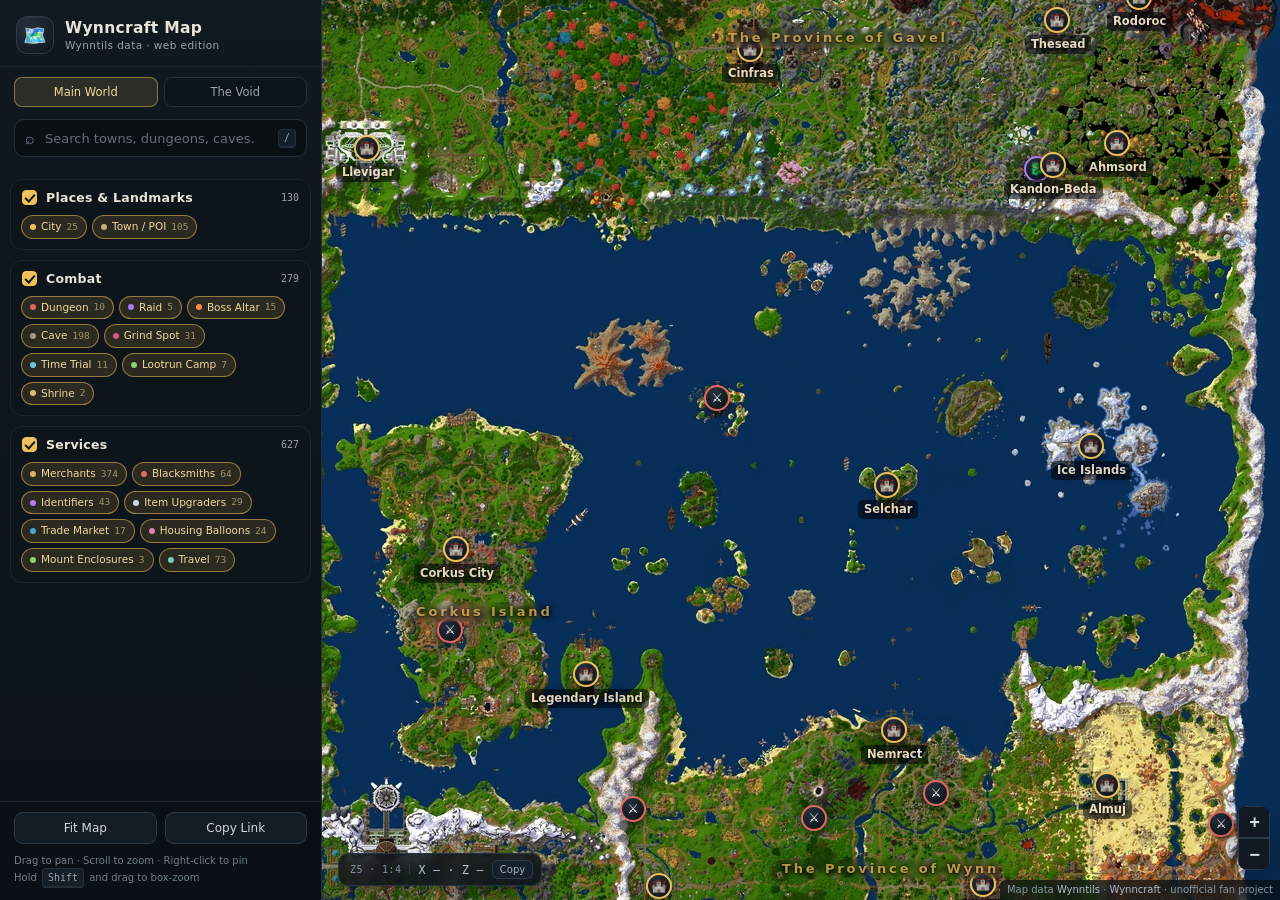
<file: index.html>
<!DOCTYPE html>
<html lang="en">
<head>
<meta charset="utf-8">
<meta name="viewport" content="width=device-width, initial-scale=1, viewport-fit=cover">
<title>Wynncraft Interactive Map · Wynntils web edition</title>
<meta name="description" content="Interactive Wynncraft map built from Wynntils data: towns, dungeons, caves, bosses and services.">
<link rel="icon" href="data:image/svg+xml,<svg xmlns='http://www.w3.org/2000/svg' viewBox='0 0 100 100'><text y='.9em' font-size='90'>🗺️</text></svg>">
<link rel="stylesheet" href="vendor/leaflet/leaflet.css">
<link rel="stylesheet" href="assets/style.css">
</head>
<body>
<div id="app">
  <aside id="sidebar" aria-label="Map controls">
    <div class="side-head">
      <div class="brand">
        <span class="logo">🗺️</span>
        <div>
          <h1>Wynncraft Map</h1>
          <p>Wynntils data · web edition</p>
        </div>
      </div>
      <button id="close-side" class="icon-btn" title="Collapse panel" aria-label="Collapse panel">✕</button>
    </div>

    <nav class="world-tabs">
      <a class="tab on" href="index.html">Main World</a>
      <a class="tab" href="void.html">The Void</a>
    </nav>

    <div class="search-box">
      <span class="search-ico">⌕</span>
      <input id="search" type="search" placeholder="Search towns, dungeons, caves…" autocomplete="off" spellcheck="false">
      <kbd>/</kbd>
      <div id="results" class="results" hidden></div>
    </div>
    <div id="layers" class="layers"></div>

    <div class="side-foot">
      <div class="quick">
        <button id="reset" class="btn">Fit Map</button>
        <button id="share" class="btn">Copy Link</button>
      </div>
      <p class="tips">Drag to pan · Scroll to zoom · Right-click to pin<br>Hold <kbd>Shift</kbd> and drag to box-zoom</p>
    </div>
  </aside>

  <main id="map" aria-label="Wynncraft map"></main>

  <button id="open-side" class="icon-btn floating" aria-label="Open panel" title="Layers &amp; search">☰</button>

  <div id="hud" class="hud">
    <span id="hud-zoom" class="hud-z">Z4</span>
    <span id="hud-pos">X — · Z —</span>
    <button id="copy-pos" class="hud-btn" title="Copy cursor coordinates">Copy</button>
  </div>

  <div id="toast" class="toast" hidden></div>
</div>

<div id="splash" class="splash">
  <div class="splash-inner">
    <div class="splash-map" id="splash-map"></div>
    <h2>Wynncraft Interactive Map</h2>
    <p id="splash-msg">Loading map data…</p>
  </div>
</div>

<script src="vendor/leaflet/leaflet.js"></script>
<script src="assets/app.js"></script>
</body>
</html>
</file>
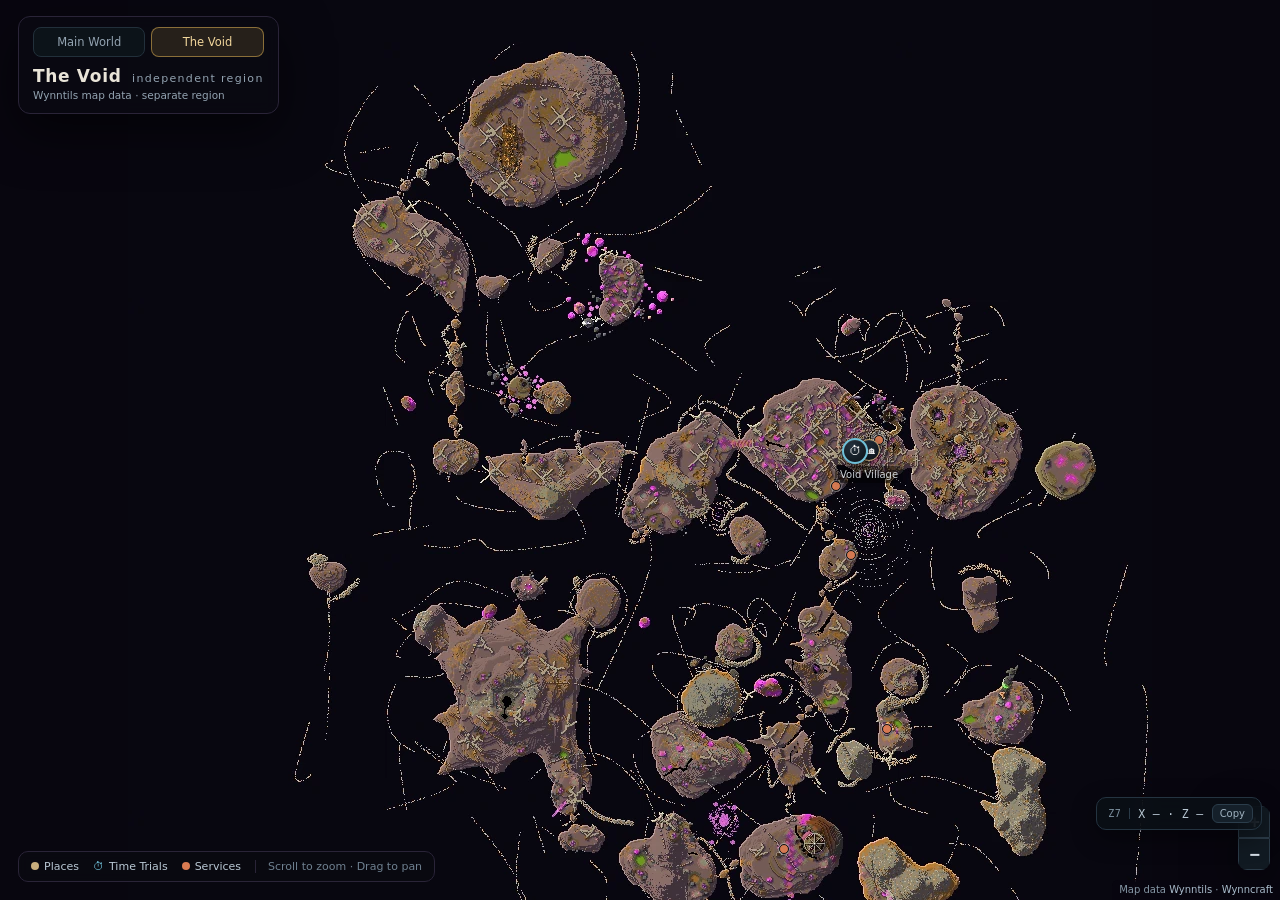
<file: void.html>
<!DOCTYPE html>
<html lang="en">
<head>
<meta charset="utf-8">
<meta name="viewport" content="width=device-width, initial-scale=1, viewport-fit=cover">
<title>The Void · Wynncraft Map</title>
<link rel="icon" href="data:image/svg+xml,<svg xmlns='http://www.w3.org/2000/svg' viewBox='0 0 100 100'><text y='.9em' font-size='90'>🕳️</text></svg>">
<link rel="stylesheet" href="vendor/leaflet/leaflet.css">
<link rel="stylesheet" href="assets/style.css">
</head>
<body class="void-body">
  <div id="vmap"></div>

  <header class="void-head">
    <nav class="world-tabs">
      <a class="tab" href="index.html">Main World</a>
      <a class="tab on" href="void.html">The Void</a>
    </nav>
    <h1>The Void <span>independent region</span></h1>
    <p>Wynntils map data · separate region</p>
  </header>

  <div class="void-legend">
    <div><i class="lg-dot"></i>Places</div>
    <div><i class="lg-pin">⏱</i>Time Trials</div>
    <div><i class="lg-dot" style="background:#d97b52"></i>Services</div>
    <span>Scroll to zoom · Drag to pan</span>
  </div>

  <div class="hud">
    <span id="hud-zoom" class="hud-z">Z7</span>
    <span id="hud-pos">X — · Z —</span>
    <button id="copy-pos" class="hud-btn">Copy</button>
  </div>

<script src="vendor/leaflet/leaflet.js"></script>
<script src="assets/void.js"></script>
</body>
</html>
</file>
<file: vendor/leaflet/leaflet.css>
/* required styles */

.leaflet-pane,
.leaflet-tile,
.leaflet-marker-icon,
.leaflet-marker-shadow,
.leaflet-tile-container,
.leaflet-pane > svg,
.leaflet-pane > canvas,
.leaflet-zoom-box,
.leaflet-image-layer,
.leaflet-layer {
	position: absolute;
	left: 0;
	top: 0;
	}
.leaflet-container {
	overflow: hidden;
	}
.leaflet-tile,
.leaflet-marker-icon,
.leaflet-marker-shadow {
	-webkit-user-select: none;
	   -moz-user-select: none;
	        user-select: none;
	  -webkit-user-drag: none;
	}
/* Prevents IE11 from highlighting tiles in blue */
.leaflet-tile::selection {
	background: transparent;
}
/* Safari renders non-retina tile on retina better with this, but Chrome is worse */
.leaflet-safari .leaflet-tile {
	image-rendering: -webkit-optimize-contrast;
	}
/* hack that prevents hw layers "stretching" when loading new tiles */
.leaflet-safari .leaflet-tile-container {
	width: 1600px;
	height: 1600px;
	-webkit-transform-origin: 0 0;
	}
.leaflet-marker-icon,
.leaflet-marker-shadow {
	display: block;
	}
/* .leaflet-container svg: reset svg max-width decleration shipped in Joomla! (joomla.org) 3.x */
/* .leaflet-container img: map is broken in FF if you have max-width: 100% on tiles */
.leaflet-container .leaflet-overlay-pane svg {
	max-width: none !important;
	max-height: none !important;
	}
.leaflet-container .leaflet-marker-pane img,
.leaflet-container .leaflet-shadow-pane img,
.leaflet-container .leaflet-tile-pane img,
.leaflet-container img.leaflet-image-layer,
.leaflet-container .leaflet-tile {
	max-width: none !important;
	max-height: none !important;
	width: auto;
	padding: 0;
	}

.leaflet-container img.leaflet-tile {
	/* See: https://bugs.chromium.org/p/chromium/issues/detail?id=600120 */
	mix-blend-mode: plus-lighter;
}

.leaflet-container.leaflet-touch-zoom {
	-ms-touch-action: pan-x pan-y;
	touch-action: pan-x pan-y;
	}
.leaflet-container.leaflet-touch-drag {
	-ms-touch-action: pinch-zoom;
	/* Fallback for FF which doesn't support pinch-zoom */
	touch-action: none;
	touch-action: pinch-zoom;
}
.leaflet-container.leaflet-touch-drag.leaflet-touch-zoom {
	-ms-touch-action: none;
	touch-action: none;
}
.leaflet-container {
	-webkit-tap-highlight-color: transparent;
}
.leaflet-container a {
	-webkit-tap-highlight-color: rgba(51, 181, 229, 0.4);
}
.leaflet-tile {
	filter: inherit;
	visibility: hidden;
	}
.leaflet-tile-loaded {
	visibility: inherit;
	}
.leaflet-zoom-box {
	width: 0;
	height: 0;
	-moz-box-sizing: border-box;
	     box-sizing: border-box;
	z-index: 800;
	}
/* workaround for https://bugzilla.mozilla.org/show_bug.cgi?id=888319 */
.leaflet-overlay-pane svg {
	-moz-user-select: none;
	}

.leaflet-pane         { z-index: 400; }

.leaflet-tile-pane    { z-index: 200; }
.leaflet-overlay-pane { z-index: 400; }
.leaflet-shadow-pane  { z-index: 500; }
.leaflet-marker-pane  { z-index: 600; }
.leaflet-tooltip-pane   { z-index: 650; }
.leaflet-popup-pane   { z-index: 700; }

.leaflet-map-pane canvas { z-index: 100; }
.leaflet-map-pane svg    { z-index: 200; }

.leaflet-vml-shape {
	width: 1px;
	height: 1px;
	}
.lvml {
	behavior: url(#default#VML);
	display: inline-block;
	position: absolute;
	}


/* control positioning */

.leaflet-control {
	position: relative;
	z-index: 800;
	pointer-events: visiblePainted; /* IE 9-10 doesn't have auto */
	pointer-events: auto;
	}
.leaflet-top,
.leaflet-bottom {
	position: absolute;
	z-index: 1000;
	pointer-events: none;
	}
.leaflet-top {
	top: 0;
	}
.leaflet-right {
	right: 0;
	}
.leaflet-bottom {
	bottom: 0;
	}
.leaflet-left {
	left: 0;
	}
.leaflet-control {
	float: left;
	clear: both;
	}
.leaflet-right .leaflet-control {
	float: right;
	}
.leaflet-top .leaflet-control {
	margin-top: 10px;
	}
.leaflet-bottom .leaflet-control {
	margin-bottom: 10px;
	}
.leaflet-left .leaflet-control {
	margin-left: 10px;
	}
.leaflet-right .leaflet-control {
	margin-right: 10px;
	}


/* zoom and fade animations */

.leaflet-fade-anim .leaflet-popup {
	opacity: 0;
	-webkit-transition: opacity 0.2s linear;
	   -moz-transition: opacity 0.2s linear;
	        transition: opacity 0.2s linear;
	}
.leaflet-fade-anim .leaflet-map-pane .leaflet-popup {
	opacity: 1;
	}
.leaflet-zoom-animated {
	-webkit-transform-origin: 0 0;
	    -ms-transform-origin: 0 0;
	        transform-origin: 0 0;
	}
svg.leaflet-zoom-animated {
	will-change: transform;
}

.leaflet-zoom-anim .leaflet-zoom-animated {
	-webkit-transition: -webkit-transform 0.25s cubic-bezier(0,0,0.25,1);
	   -moz-transition:    -moz-transform 0.25s cubic-bezier(0,0,0.25,1);
	        transition:         transform 0.25s cubic-bezier(0,0,0.25,1);
	}
.leaflet-zoom-anim .leaflet-tile,
.leaflet-pan-anim .leaflet-tile {
	-webkit-transition: none;
	   -moz-transition: none;
	        transition: none;
	}

.leaflet-zoom-anim .leaflet-zoom-hide {
	visibility: hidden;
	}


/* cursors */

.leaflet-interactive {
	cursor: pointer;
	}
.leaflet-grab {
	cursor: -webkit-grab;
	cursor:    -moz-grab;
	cursor:         grab;
	}
.leaflet-crosshair,
.leaflet-crosshair .leaflet-interactive {
	cursor: crosshair;
	}
.leaflet-popup-pane,
.leaflet-control {
	cursor: auto;
	}
.leaflet-dragging .leaflet-grab,
.leaflet-dragging .leaflet-grab .leaflet-interactive,
.leaflet-dragging .leaflet-marker-draggable {
	cursor: move;
	cursor: -webkit-grabbing;
	cursor:    -moz-grabbing;
	cursor:         grabbing;
	}

/* marker & overlays interactivity */
.leaflet-marker-icon,
.leaflet-marker-shadow,
.leaflet-image-layer,
.leaflet-pane > svg path,
.leaflet-tile-container {
	pointer-events: none;
	}

.leaflet-marker-icon.leaflet-interactive,
.leaflet-image-layer.leaflet-interactive,
.leaflet-pane > svg path.leaflet-interactive,
svg.leaflet-image-layer.leaflet-interactive path {
	pointer-events: visiblePainted; /* IE 9-10 doesn't have auto */
	pointer-events: auto;
	}

/* visual tweaks */

.leaflet-container {
	background: #ddd;
	outline-offset: 1px;
	}
.leaflet-container a {
	color: #0078A8;
	}
.leaflet-zoom-box {
	border: 2px dotted #38f;
	background: rgba(255,255,255,0.5);
	}


/* general typography */
.leaflet-container {
	font-family: "Helvetica Neue", Arial, Helvetica, sans-serif;
	font-size: 12px;
	font-size: 0.75rem;
	line-height: 1.5;
	}


/* general toolbar styles */

.leaflet-bar {
	box-shadow: 0 1px 5px rgba(0,0,0,0.65);
	border-radius: 4px;
	}
.leaflet-bar a {
	background-color: #fff;
	border-bottom: 1px solid #ccc;
	width: 26px;
	height: 26px;
	line-height: 26px;
	display: block;
	text-align: center;
	text-decoration: none;
	color: black;
	}
.leaflet-bar a,
.leaflet-control-layers-toggle {
	background-position: 50% 50%;
	background-repeat: no-repeat;
	display: block;
	}
.leaflet-bar a:hover,
.leaflet-bar a:focus {
	background-color: #f4f4f4;
	}
.leaflet-bar a:first-child {
	border-top-left-radius: 4px;
	border-top-right-radius: 4px;
	}
.leaflet-bar a:last-child {
	border-bottom-left-radius: 4px;
	border-bottom-right-radius: 4px;
	border-bottom: none;
	}
.leaflet-bar a.leaflet-disabled {
	cursor: default;
	background-color: #f4f4f4;
	color: #bbb;
	}

.leaflet-touch .leaflet-bar a {
	width: 30px;
	height: 30px;
	line-height: 30px;
	}
.leaflet-touch .leaflet-bar a:first-child {
	border-top-left-radius: 2px;
	border-top-right-radius: 2px;
	}
.leaflet-touch .leaflet-bar a:last-child {
	border-bottom-left-radius: 2px;
	border-bottom-right-radius: 2px;
	}

/* zoom control */

.leaflet-control-zoom-in,
.leaflet-control-zoom-out {
	font: bold 18px 'Lucida Console', Monaco, monospace;
	text-indent: 1px;
	}

.leaflet-touch .leaflet-control-zoom-in, .leaflet-touch .leaflet-control-zoom-out  {
	font-size: 22px;
	}


/* layers control */

.leaflet-control-layers {
	box-shadow: 0 1px 5px rgba(0,0,0,0.4);
	background: #fff;
	border-radius: 5px;
	}
.leaflet-control-layers-toggle {
	background-image: url(images/layers.png);
	width: 36px;
	height: 36px;
	}
.leaflet-retina .leaflet-control-layers-toggle {
	background-image: url(images/layers-2x.png);
	background-size: 26px 26px;
	}
.leaflet-touch .leaflet-control-layers-toggle {
	width: 44px;
	height: 44px;
	}
.leaflet-control-layers .leaflet-control-layers-list,
.leaflet-control-layers-expanded .leaflet-control-layers-toggle {
	display: none;
	}
.leaflet-control-layers-expanded .leaflet-control-layers-list {
	display: block;
	position: relative;
	}
.leaflet-control-layers-expanded {
	padding: 6px 10px 6px 6px;
	color: #333;
	background: #fff;
	}
.leaflet-control-layers-scrollbar {
	overflow-y: scroll;
	overflow-x: hidden;
	padding-right: 5px;
	}
.leaflet-control-layers-selector {
	margin-top: 2px;
	position: relative;
	top: 1px;
	}
.leaflet-control-layers label {
	display: block;
	font-size: 13px;
	font-size: 1.08333em;
	}
.leaflet-control-layers-separator {
	height: 0;
	border-top: 1px solid #ddd;
	margin: 5px -10px 5px -6px;
	}

/* Default icon URLs */
.leaflet-default-icon-path { /* used only in path-guessing heuristic, see L.Icon.Default */
	background-image: url(images/marker-icon.png);
	}


/* attribution and scale controls */

.leaflet-container .leaflet-control-attribution {
	background: #fff;
	background: rgba(255, 255, 255, 0.8);
	margin: 0;
	}
.leaflet-control-attribution,
.leaflet-control-scale-line {
	padding: 0 5px;
	color: #333;
	line-height: 1.4;
	}
.leaflet-control-attribution a {
	text-decoration: none;
	}
.leaflet-control-attribution a:hover,
.leaflet-control-attribution a:focus {
	text-decoration: underline;
	}
.leaflet-attribution-flag {
	display: inline !important;
	vertical-align: baseline !important;
	width: 1em;
	height: 0.6669em;
	}
.leaflet-left .leaflet-control-scale {
	margin-left: 5px;
	}
.leaflet-bottom .leaflet-control-scale {
	margin-bottom: 5px;
	}
.leaflet-control-scale-line {
	border: 2px solid #777;
	border-top: none;
	line-height: 1.1;
	padding: 2px 5px 1px;
	white-space: nowrap;
	-moz-box-sizing: border-box;
	     box-sizing: border-box;
	background: rgba(255, 255, 255, 0.8);
	text-shadow: 1px 1px #fff;
	}
.leaflet-control-scale-line:not(:first-child) {
	border-top: 2px solid #777;
	border-bottom: none;
	margin-top: -2px;
	}
.leaflet-control-scale-line:not(:first-child):not(:last-child) {
	border-bottom: 2px solid #777;
	}

.leaflet-touch .leaflet-control-attribution,
.leaflet-touch .leaflet-control-layers,
.leaflet-touch .leaflet-bar {
	box-shadow: none;
	}
.leaflet-touch .leaflet-control-layers,
.leaflet-touch .leaflet-bar {
	border: 2px solid rgba(0,0,0,0.2);
	background-clip: padding-box;
	}


/* popup */

.leaflet-popup {
	position: absolute;
	text-align: center;
	margin-bottom: 20px;
	}
.leaflet-popup-content-wrapper {
	padding: 1px;
	text-align: left;
	border-radius: 12px;
	}
.leaflet-popup-content {
	margin: 13px 24px 13px 20px;
	line-height: 1.3;
	font-size: 13px;
	font-size: 1.08333em;
	min-height: 1px;
	}
.leaflet-popup-content p {
	margin: 17px 0;
	margin: 1.3em 0;
	}
.leaflet-popup-tip-container {
	width: 40px;
	height: 20px;
	position: absolute;
	left: 50%;
	margin-top: -1px;
	margin-left: -20px;
	overflow: hidden;
	pointer-events: none;
	}
.leaflet-popup-tip {
	width: 17px;
	height: 17px;
	padding: 1px;

	margin: -10px auto 0;
	pointer-events: auto;

	-webkit-transform: rotate(45deg);
	   -moz-transform: rotate(45deg);
	    -ms-transform: rotate(45deg);
	        transform: rotate(45deg);
	}
.leaflet-popup-content-wrapper,
.leaflet-popup-tip {
	background: white;
	color: #333;
	box-shadow: 0 3px 14px rgba(0,0,0,0.4);
	}
.leaflet-container a.leaflet-popup-close-button {
	position: absolute;
	top: 0;
	right: 0;
	border: none;
	text-align: center;
	width: 24px;
	height: 24px;
	font: 16px/24px Tahoma, Verdana, sans-serif;
	color: #757575;
	text-decoration: none;
	background: transparent;
	}
.leaflet-container a.leaflet-popup-close-button:hover,
.leaflet-container a.leaflet-popup-close-button:focus {
	color: #585858;
	}
.leaflet-popup-scrolled {
	overflow: auto;
	}

.leaflet-oldie .leaflet-popup-content-wrapper {
	-ms-zoom: 1;
	}
.leaflet-oldie .leaflet-popup-tip {
	width: 24px;
	margin: 0 auto;

	-ms-filter: "progid:DXImageTransform.Microsoft.Matrix(M11=0.70710678, M12=0.70710678, M21=-0.70710678, M22=0.70710678)";
	filter: progid:DXImageTransform.Microsoft.Matrix(M11=0.70710678, M12=0.70710678, M21=-0.70710678, M22=0.70710678);
	}

.leaflet-oldie .leaflet-control-zoom,
.leaflet-oldie .leaflet-control-layers,
.leaflet-oldie .leaflet-popup-content-wrapper,
.leaflet-oldie .leaflet-popup-tip {
	border: 1px solid #999;
	}


/* div icon */

.leaflet-div-icon {
	background: #fff;
	border: 1px solid #666;
	}


/* Tooltip */
/* Base styles for the element that has a tooltip */
.leaflet-tooltip {
	position: absolute;
	padding: 6px;
	background-color: #fff;
	border: 1px solid #fff;
	border-radius: 3px;
	color: #222;
	white-space: nowrap;
	-webkit-user-select: none;
	-moz-user-select: none;
	-ms-user-select: none;
	user-select: none;
	pointer-events: none;
	box-shadow: 0 1px 3px rgba(0,0,0,0.4);
	}
.leaflet-tooltip.leaflet-interactive {
	cursor: pointer;
	pointer-events: auto;
	}
.leaflet-tooltip-top:before,
.leaflet-tooltip-bottom:before,
.leaflet-tooltip-left:before,
.leaflet-tooltip-right:before {
	position: absolute;
	pointer-events: none;
	border: 6px solid transparent;
	background: transparent;
	content: "";
	}

/* Directions */

.leaflet-tooltip-bottom {
	margin-top: 6px;
}
.leaflet-tooltip-top {
	margin-top: -6px;
}
.leaflet-tooltip-bottom:before,
.leaflet-tooltip-top:before {
	left: 50%;
	margin-left: -6px;
	}
.leaflet-tooltip-top:before {
	bottom: 0;
	margin-bottom: -12px;
	border-top-color: #fff;
	}
.leaflet-tooltip-bottom:before {
	top: 0;
	margin-top: -12px;
	margin-left: -6px;
	border-bottom-color: #fff;
	}
.leaflet-tooltip-left {
	margin-left: -6px;
}
.leaflet-tooltip-right {
	margin-left: 6px;
}
.leaflet-tooltip-left:before,
.leaflet-tooltip-right:before {
	top: 50%;
	margin-top: -6px;
	}
.leaflet-tooltip-left:before {
	right: 0;
	margin-right: -12px;
	border-left-color: #fff;
	}
.leaflet-tooltip-right:before {
	left: 0;
	margin-left: -12px;
	border-right-color: #fff;
	}

/* Printing */

@media print {
	/* Prevent printers from removing background-images of controls. */
	.leaflet-control {
		-webkit-print-color-adjust: exact;
		print-color-adjust: exact;
		}
	}
</file>
<file: assets/style.css>
:root{
  --bg:#070c11;
  --panel:#10171e;
  --panel-2:#0c1218;
  --line:#22303b;
  --line-soft:#1a252e;
  --text:#e9e4d8;
  --muted:#93a3b1;
  --gold:#f0c05a;
  --gold-dim:#b8923f;
  --ocean:#062a46;
  --shadow:0 18px 50px rgba(0,0,0,.55);
}

*{box-sizing:border-box}
html,body{height:100%}
body{
  margin:0;overflow:hidden;background:var(--bg);color:var(--text);
  font-family:"Segoe UI","Microsoft YaHei","PingFang SC",system-ui,-apple-system,sans-serif;
  -webkit-font-smoothing:antialiased;
}
button,input{font:inherit;color:inherit}
kbd{
  font-family:"Cascadia Mono",Consolas,monospace;font-size:10px;line-height:1;
  padding:3px 5px;border:1px solid var(--line);border-bottom-width:2px;border-radius:4px;
  background:#161f27;color:var(--muted);
}
#app{display:flex;height:100%;width:100%}

/* ---------------- sidebar ---------------- */
#sidebar{
  width:322px;flex:0 0 322px;height:100%;display:flex;flex-direction:column;
  background:linear-gradient(180deg,#111920 0%,#0b1117 100%);
  border-right:1px solid var(--line);z-index:1200;position:relative;
}
.side-head{
  display:flex;align-items:center;justify-content:space-between;gap:10px;
  padding:16px 14px 12px 16px;border-bottom:1px solid var(--line-soft);
}
.brand{display:flex;align-items:center;gap:11px;min-width:0}
.logo{
  width:38px;height:38px;border-radius:11px;display:grid;place-items:center;font-size:19px;
  background:radial-gradient(circle at 30% 25%,#24313d,#0e161d);
  border:1px solid #2b3b47;box-shadow:inset 0 1px 0 rgba(255,255,255,.06);
}
.brand h1{font-size:15.5px;margin:0;letter-spacing:.02em;font-weight:650}
.brand p{margin:2px 0 0;font-size:10.5px;color:var(--muted);letter-spacing:.04em}

.icon-btn{
  border:1px solid var(--line);background:#141d25;color:var(--muted);
  width:30px;height:30px;border-radius:8px;cursor:pointer;display:grid;place-items:center;
  font-size:13px;transition:.16s ease;
}
.icon-btn:hover{color:var(--text);border-color:#354757;background:#18232c}

/* search */
.search-box{position:relative;margin:12px 14px 6px;display:flex;align-items:center;gap:8px;
  background:#0a0f14;border:1px solid var(--line);border-radius:10px;padding:0 10px;height:38px}
.search-box:focus-within{border-color:#3d586e;box-shadow:0 0 0 3px rgba(80,130,170,.13)}
.search-ico{color:#6f8293;font-size:16px}
#search{flex:1;background:none;border:0;outline:0;font-size:13px;min-width:0}
#search::placeholder{color:#61707c}
.results{
  position:absolute;left:-1px;right:-1px;top:44px;z-index:50;max-height:330px;overflow:auto;
  background:#0d141a;border:1px solid #2a3a47;border-radius:10px;box-shadow:var(--shadow);padding:5px;
}
.res{
  width:100%;display:flex;align-items:center;gap:9px;padding:7px 8px;border-radius:7px;
  background:none;border:0;cursor:pointer;text-align:left;
}
.res:hover,.res.active{background:#16212b}
.res .dot{width:8px;height:8px;border-radius:50%;flex:0 0 auto;background:var(--c,#888)}
.res .nm{flex:1;font-size:12.5px;white-space:nowrap;overflow:hidden;text-overflow:ellipsis}
.res .kd{font-size:10px;color:var(--muted);flex:0 0 auto}
.res .co{font-size:10px;color:#6c7d8b;font-family:"Cascadia Mono",Consolas,monospace;flex:0 0 auto}

/* layers */
.layers{flex:1;overflow-y:auto;padding:6px 10px 10px;scrollbar-width:thin}
.layers::-webkit-scrollbar{width:8px}
.layers::-webkit-scrollbar-thumb{background:#1d2a34;border-radius:8px}
.grp{margin-top:10px;border:1px solid var(--line-soft);border-radius:12px;background:#0d141a;overflow:hidden}
.grp-head{display:flex;align-items:center;gap:9px;padding:10px 11px;cursor:pointer;user-select:none}
.grp-head:hover{background:#111a22}
.grp-check{
  appearance:none;width:15px;height:15px;border-radius:4px;border:1.5px solid #3a4c5b;
  background:#0a1015;margin:0;position:relative;cursor:pointer;flex:0 0 auto;
}
.grp-check:checked{background:var(--gold);border-color:var(--gold)}
.grp-check:checked:after{content:"";position:absolute;left:4px;top:1px;width:4px;height:8px;
  border:solid #10161c;border-width:0 2px 2px 0;transform:rotate(42deg)}
.grp-name{font-size:12.5px;font-weight:600;letter-spacing:.02em;flex:1}
.grp-count{font-size:10px;color:var(--muted);font-family:"Cascadia Mono",Consolas,monospace}
.grp-body{padding:0 10px 10px;display:flex;flex-wrap:wrap;gap:5px}
.chip{
  display:inline-flex;align-items:center;gap:5px;padding:4px 8px;border-radius:999px;
  border:1px solid #25343f;background:#101920;color:#93a4b2;font-size:10.5px;cursor:pointer;
  transition:.14s ease;line-height:1.3;
}
.chip:hover{border-color:#395164;color:#c6d2dc}
.chip.on{background:rgba(240,192,90,.13);border-color:rgba(240,192,90,.55);color:#f2d79c}
.chip .n{opacity:.6;font-size:9.5px;font-family:"Cascadia Mono",Consolas,monospace}
.chip .sw{width:6px;height:6px;border-radius:50%;background:var(--c,#888)}

.quick{display:flex;gap:8px;margin-bottom:8px}
.btn{
  flex:1;border:1px solid #2a3a47;background:#141d25;border-radius:9px;padding:8px 10px;
  font-size:12px;cursor:pointer;transition:.15s;color:#cfd8e0;
}
.btn:hover{background:#1a2731;border-color:#3a5264}
.side-foot{padding:10px 14px 14px;border-top:1px solid var(--line-soft);background:#0a1015}
.tips{margin:0;font-size:10px;line-height:1.7;color:#6d7f8d}
.tips kbd{margin:0 2px}

/* ---------------- map ---------------- */
#map{flex:1;height:100%;background:var(--ocean);position:relative}
.leaflet-container{background:var(--ocean);font-family:inherit}
.leaflet-control-attribution{
  background:rgba(8,13,18,.72)!important;color:#8698a6!important;font-size:10px!important;
  border-radius:6px 0 0 0;padding:3px 7px!important;backdrop-filter:blur(4px);
}
.leaflet-control-attribution a{color:#a9bccb!important}
.leaflet-bar{border:0!important;box-shadow:var(--shadow)!important}
.leaflet-control-zoom a{
  background:#111a22!important;color:#d5dee6!important;border:1px solid #2b3b48!important;
  width:32px!important;height:32px!important;line-height:31px!important;font-size:17px!important;
}
.leaflet-control-zoom a:hover{background:#1a2732!important}
.leaflet-control-zoom{border-radius:9px;overflow:hidden}

/* pins */
.pin-wrap{background:none!important;border:0!important}
.pin{
  width:26px;height:26px;border-radius:50%;display:grid;place-items:center;font-size:12.5px;
  background:radial-gradient(circle at 34% 28%,#23303c,#0b1116);
  border:2px solid var(--c,#7d8b98);box-shadow:0 3px 8px rgba(0,0,0,.6),inset 0 1px 0 rgba(255,255,255,.08);
  color:#fff;line-height:1;
}
.pin.small{width:22px;height:22px;border-width:1.5px;font-size:12px}
.pin-wrap:hover .pin{border-color:#fff}

/* labels */
.plbl{
  background:none!important;border:0!important;box-shadow:none!important;padding:1px 3px!important;
  white-space:nowrap;text-shadow:0 1px 3px #000,0 0 7px rgba(0,0,0,.95),0 0 12px rgba(0,0,0,.8);
}
.plbl:before{display:none!important}
.plbl.province{font-size:14px;letter-spacing:.22em;color:rgba(240,192,90,.8);font-weight:600}
.plbl.city{font-size:12.5px;color:#f7e9cf;font-weight:600}
.plbl.town{font-size:10.5px;color:#dfe6ec;font-weight:500;opacity:.94}

/* small service dots */
.svc{
  width:11px;height:11px;border-radius:50%;background:var(--c,#7e8b97);
  border:1.5px solid #060b10;box-shadow:0 0 0 1px rgba(255,255,255,.22),0 1px 3px rgba(0,0,0,.6);
}
.svc-wrap{background:none!important;border:0!important}

/* popup */
.wpop .leaflet-popup-content-wrapper{
  background:#0f171e;border:1px solid #2b3d4a;border-radius:12px;box-shadow:var(--shadow);color:var(--text);
}
.wpop .leaflet-popup-content{margin:0;line-height:1.45;min-width:210px}
.wpop .leaflet-popup-tip{background:#0f171e;border:1px solid #2b3d4a}
.wpop a.leaflet-popup-close-button{color:#8ea0ae!important;top:7px!important;right:7px!important}
.pp{padding:12px 14px 13px}
.pp-k{display:flex;align-items:center;gap:6px;font-size:10px;letter-spacing:.08em;color:var(--muted)}
.pp-k .dot{width:7px;height:7px;border-radius:50%;background:var(--c,#888)}
.pp h3{margin:3px 0 7px;font-size:15px;font-weight:650;line-height:1.25;padding-right:14px}
.pp-c{font-family:"Cascadia Mono",Consolas,monospace;font-size:11.5px;color:#9fb1bf;
  background:#0a1117;border:1px solid #1e2c37;border-radius:7px;padding:6px 8px}
.pp-c b{color:#e8d6a8;font-weight:500}
.pp-acts{display:flex;gap:6px;margin-top:9px;flex-wrap:wrap}
.pp-acts button,.pp-acts a{
  border:1px solid #2c404f;background:#16222b;color:#cbd7e1;border-radius:7px;padding:5px 9px;
  font-size:10.5px;cursor:pointer;text-decoration:none;transition:.14s;
}
.pp-acts button:hover,.pp-acts a:hover{background:#1d2d39;border-color:#3d5769}

/* hud */
.hud{
  position:fixed;left:338px;bottom:14px;z-index:900;display:flex;align-items:center;gap:8px;
  background:rgba(10,16,22,.82);border:1px solid #243441;border-radius:10px;padding:6px 8px 6px 11px;
  backdrop-filter:blur(8px);box-shadow:0 8px 24px rgba(0,0,0,.4);
}
#hud-pos{font-family:"Cascadia Mono",Consolas,monospace;font-size:11.5px;color:#b9c8d4;letter-spacing:.03em}
.hud-btn{
  border:1px solid #2b3d4b;background:#15202a;color:#9fb1bf;font-size:10px;border-radius:6px;
  padding:3px 7px;cursor:pointer;
}
.hud-btn:hover{color:#e9e4d8;border-color:#3d5769}

/* toast */
.toast{
  position:fixed;left:50%;bottom:26px;transform:translateX(-50%) translateY(10px);z-index:3000;
  background:#15212a;border:1px solid #33475a;color:#e6edf3;font-size:12px;padding:9px 14px;
  border-radius:9px;box-shadow:var(--shadow);opacity:0;transition:.22s ease;pointer-events:none;
}
.toast.show{opacity:1;transform:translateX(-50%) translateY(0)}

/* splash */
.splash{
  position:fixed;inset:0;z-index:4000;background:#060b10;display:grid;place-items:center;
  transition:opacity .45s ease,visibility .45s;
}
.splash.hide{opacity:0;visibility:hidden}
.splash-inner{text-align:center;position:relative}
.splash-map{
  width:min(62vw,420px);aspect-ratio:3/4;margin:0 auto 20px;border-radius:14px;overflow:hidden;
  background:#062a46 url("preview.webp") center/cover no-repeat;
  border:1px solid #22313d;box-shadow:0 30px 80px rgba(0,0,0,.7);opacity:.9;
  filter:saturate(.95);
}
.splash-inner:after{
  content:"";position:absolute;left:50%;top:calc(min(62vw,420px)*0.75);transform:translate(-50%,-50%);
  width:34px;height:34px;border-radius:50%;border:2px solid rgba(240,192,90,.2);
  border-top-color:var(--gold);animation:spin 1s linear infinite;
}
@keyframes spin{to{transform:translate(-50%,-50%) rotate(360deg)}}
.splash h2{margin:0 0 6px;font-size:19px;letter-spacing:.06em;font-weight:650}
.splash p{margin:0;color:var(--muted);font-size:12px}

/* mobile */
#open-side{display:none}
@media (max-width:860px){
  #sidebar{
    position:fixed;left:0;top:0;bottom:0;width:min(88vw,330px);flex-basis:auto;
    transform:translateX(-104%);transition:transform .25s ease;box-shadow:var(--shadow);
  }
  body.nav-open #sidebar{transform:none}
  #open-side{display:grid;position:fixed;left:12px;top:12px;z-index:1300;width:38px;height:38px;
    background:rgba(14,21,28,.92);backdrop-filter:blur(6px);font-size:16px}
  body.nav-open #open-side{opacity:0;pointer-events:none}
  .hud{left:12px;bottom:12px}
  #close-side{display:grid}
}
@media (min-width:861px){#close-side{display:none}}

/* over-zoom crispness */
.pixelated .leaflet-tile{image-rendering:pixelated}
.gather-canvas{pointer-events:auto}


/* town dots + zoom badge */
.town-dot{
  width:9px;height:9px;border-radius:50%;background:#d8c39a;
  border:1.5px solid #171006;box-shadow:0 0 0 1px rgba(255,235,200,.25),0 1px 3px rgba(0,0,0,.6);
}
.dot-wrap{background:none!important;border:0!important}
.no-icon{background:none!important;border:0!important}
.hud-z{
  font-family:"Cascadia Mono",Consolas,monospace;font-size:10px;color:#7f93a2;
  border-right:1px solid #2a3b48;padding-right:8px;letter-spacing:.04em;
}

/* readability polish */
.plbl.province{
  background:rgba(5,11,17,.62)!important;border:1px solid rgba(240,192,90,.28)!important;
  border-radius:6px;padding:2px 8px!important;font-size:12.5px;letter-spacing:.16em;
  backdrop-filter:blur(2px);
}
.plbl.city{
  background:rgba(5,11,17,.58)!important;border-radius:5px;padding:1px 6px!important;font-size:11.5px;
}
.plbl.town{
  background:rgba(5,11,17,.48)!important;border-radius:4px;padding:1px 5px!important;font-size:10px;
}
.svc{width:10px;height:10px;border:1px solid #05090d;opacity:.96;box-shadow:0 0 0 1px rgba(255,255,255,.38),0 1px 2px rgba(0,0,0,.65)}

/* ---------------- world tabs / void page ---------------- */
.world-tabs{display:flex;gap:6px;padding:10px 14px 0}
.tab{
  flex:1;text-align:center;padding:7px 8px;border-radius:8px;border:1px solid var(--line);
  background:#0c1319;color:var(--muted);text-decoration:none;font-size:11.5px;transition:.15s;
  white-space:nowrap;
}
.tab:hover{color:var(--text);border-color:#374d5e}
.tab.on{background:rgba(240,192,90,.12);border-color:rgba(240,192,90,.5);color:#f2d79c}

/* provinces are plain text, no badge */
.plbl.province{
  background:none!important;border:0!important;padding:0!important;
  font-size:13px;color:rgba(240,192,90,.82);letter-spacing:.22em;
}

.void-body{background:#08060f;overflow:hidden}
#vmap{position:fixed;inset:0;background:#08060f}
.void-head{
  position:fixed;left:18px;top:16px;z-index:900;max-width:330px;
  background:rgba(10,10,18,.84);border:1px solid #2a2438;border-radius:12px;
  padding:10px 14px 12px;backdrop-filter:blur(8px);box-shadow:var(--shadow);
}
.void-head .world-tabs{padding:0 0 9px}
.void-head h1{margin:0;font-size:17px;letter-spacing:.04em}
.void-head h1 span{font-size:11px;color:var(--muted);letter-spacing:.12em;font-weight:400;margin-left:4px}
.void-head p{margin:3px 0 0;font-size:10.5px;color:var(--muted)}
.void-legend{
  position:fixed;left:18px;bottom:18px;z-index:900;display:flex;gap:14px;align-items:center;
  background:rgba(10,10,18,.82);border:1px solid #2a2438;border-radius:10px;padding:8px 12px;
  font-size:11px;color:#b9c8d4;backdrop-filter:blur(6px);
}
.void-legend .lg-dot{width:8px;height:8px;border-radius:50%;background:#c8ae7d;display:inline-block;margin-right:5px}
.void-legend .lg-pin{font-style:normal;color:#6fc0d8;margin-right:5px}
.void-legend span{color:#6f8090;border-left:1px solid #2a2438;padding-left:12px}
.void-body .hud{left:auto;right:18px;bottom:70px}
.void-body .leaflet-control-attribution{background:rgba(8,6,15,.8)!important}
.void-error{position:fixed;inset:0;display:grid;place-items:center;color:#ff9a9a;font-size:13px}
</file>
